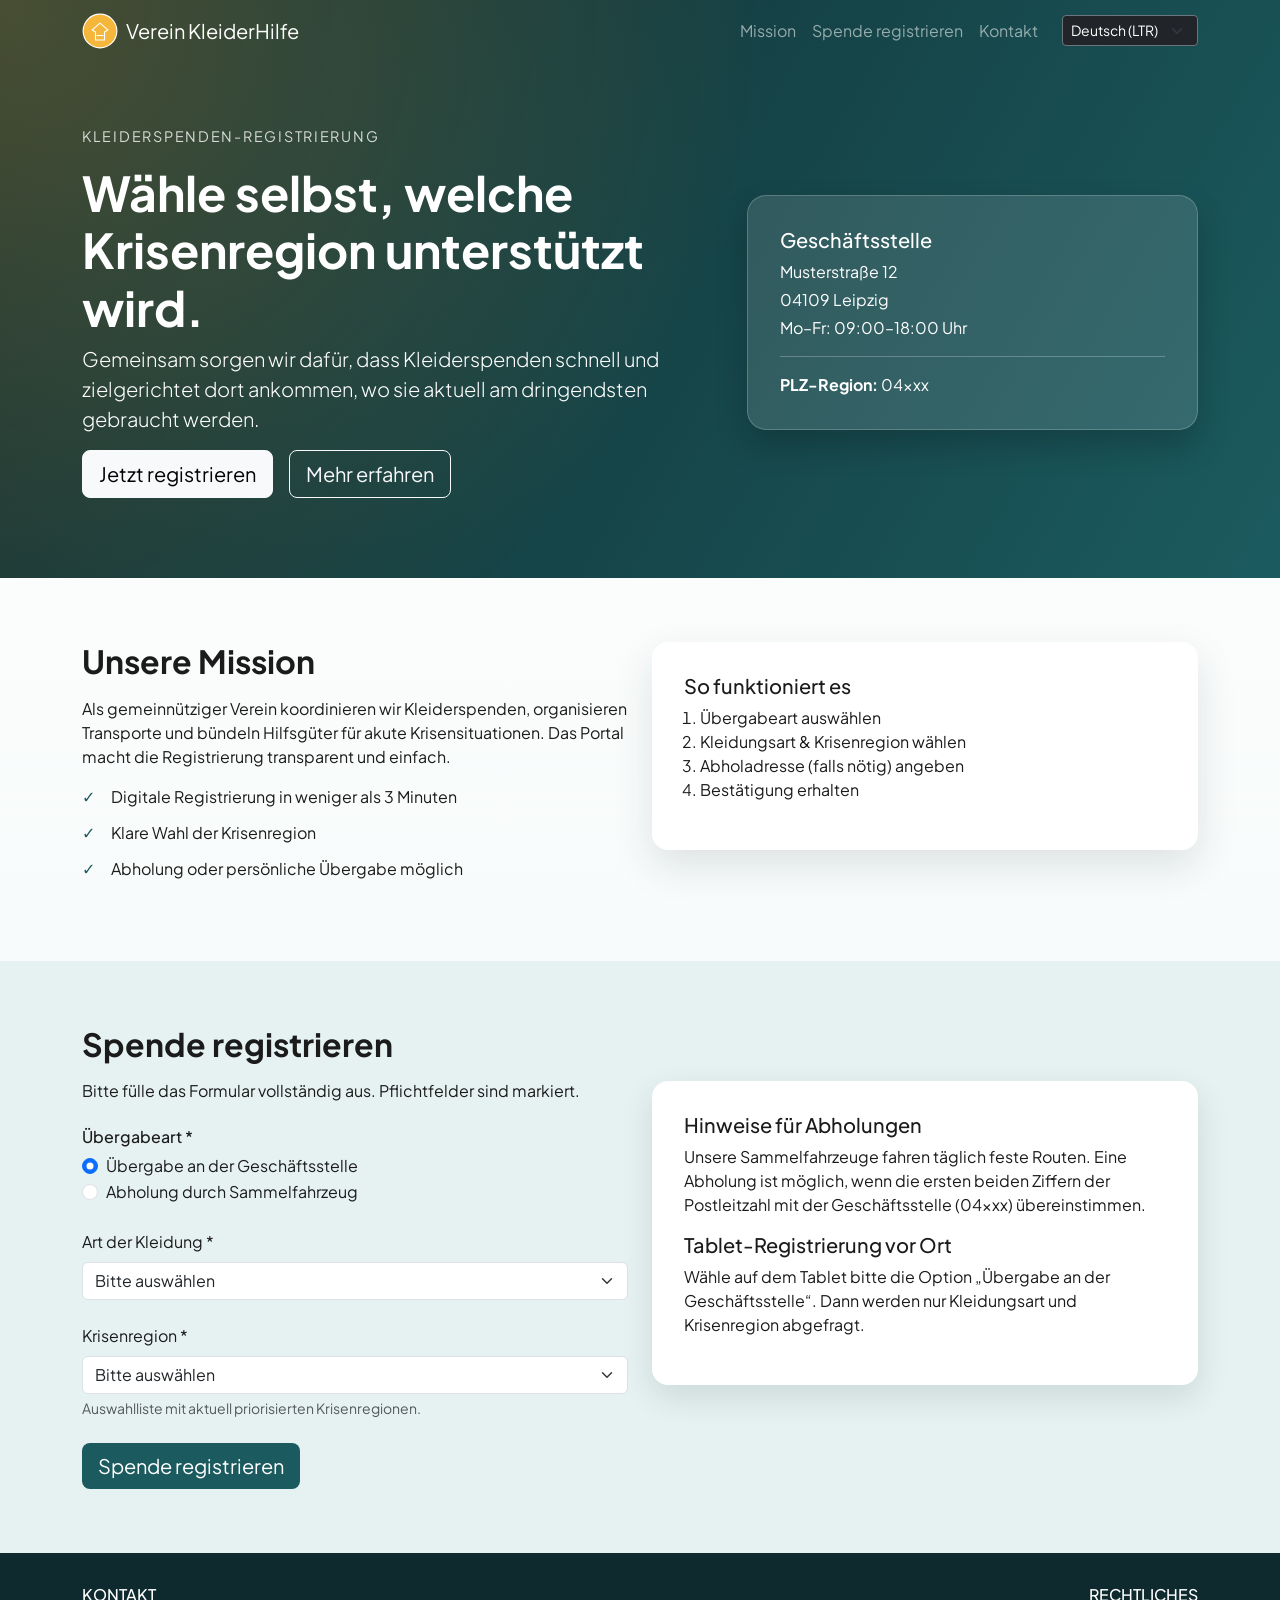
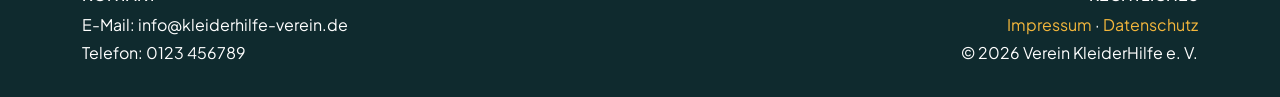
<file: index.html>
<!doctype html>
<html lang="de" dir="ltr">
  <head>
    <meta charset="utf-8" />
    <meta name="viewport" content="width=device-width, initial-scale=1" />
    <title>Kleiderspenden-Portal | Verein KleiderHilfe</title>
    <link
      href="https://cdn.jsdelivr.net/npm/bootstrap@5.3.2/dist/css/bootstrap.min.css"
      rel="stylesheet"
      integrity="sha384-T3c6CoIi6uLrA9TneNEoa7RxnatzjcDSCmG1MXxSR1GAsXEV/Dwwykc2MPK8M2HN"
      crossorigin="anonymous"
    />
    <link rel="stylesheet" href="styles.css" />
  </head>
  <body>

<!-- --- Globale Navigation & Header --- -->

    <header class="site-header">
      <nav class="navbar navbar-expand-lg navbar-dark">
        <div class="container">
          <a class="navbar-brand d-flex align-items-center gap-2" href="#top">
            <svg class="logo" viewBox="0 0 64 64" aria-hidden="true" focusable="false">
              <circle cx="32" cy="32" r="30" />
              <path d="M18 30l14-12 14 12-6 4v14H24V34z" />
              <path d="M26 40h12" />
            </svg>
            <span>Verein KleiderHilfe</span>
          </a>
          <button
            class="navbar-toggler"
            type="button"
            data-bs-toggle="collapse"
            data-bs-target="#nav"
            aria-controls="nav"
            aria-expanded="false"
            aria-label="Navigation umschalten"
          >
            <span class="navbar-toggler-icon"></span>
          </button>
          <div class="collapse navbar-collapse" id="nav">
            <ul class="navbar-nav ms-auto">
              <li class="nav-item"><a class="nav-link" href="#mission">Mission</a></li>
              <li class="nav-item"><a class="nav-link" href="#spende">Spende registrieren</a></li>
              <li class="nav-item"><a class="nav-link" href="#kontakt">Kontakt</a></li>
              <li class="nav-item ms-lg-3">
                <select id="languageSelect" class="form-select form-select-sm mt-1 bg-dark text-white border-secondary" aria-label="Sprachauswahl">
                  <option value="de">Deutsch (LTR)</option>
                  <option value="ar">Arabisch (RTL)</option>
                </select>
              </li>
            </ul>
          </div>
        </div>
      </nav>

      <section id="top" class="hero">
        <div class="container">
          <div class="row align-items-center g-4">
            <div class="col-lg-7">
              <p class="eyebrow">Kleiderspenden-Registrierung</p>
              <h1 class="display-5 fw-bold">Wähle selbst, welche Krisenregion unterstützt wird.</h1>
              <p class="lead">
                Gemeinsam sorgen wir dafür, dass Kleiderspenden schnell und zielgerichtet dort ankommen, wo sie
                aktuell am dringendsten gebraucht werden.
              </p>
              <div class="d-flex flex-wrap gap-3">
                <a class="btn btn-light btn-lg" href="#spende">Jetzt registrieren</a>
                <a class="btn btn-outline-light btn-lg" href="#mission">Mehr erfahren</a>
              </div>
            </div>
            <div class="col-lg-5">
              <div class="hero-card">
                <h2 class="h5">Geschäftsstelle</h2>
                <p class="mb-1">Musterstraße 12</p>
                <p class="mb-1">04109 Leipzig</p>
                <p class="mb-0">Mo–Fr: 09:00–18:00 Uhr</p>
                <hr />
                <p class="mb-0"><strong>PLZ-Region:</strong> 04xxx</p>
              </div>
            </div>
          </div>
        </div>
      </section>
    </header>

<!-- --- Hauptinhaltsbereich & Registrierungsformular --- -->

    <main>
      <section id="mission" class="section">
        <div class="container">
          <div class="row g-4">
            <div class="col-lg-6">
              <h2 class="section-title">Unsere Mission</h2>
              <p>
                Als gemeinnütziger Verein koordinieren wir Kleiderspenden, organisieren Transporte und bündeln
                Hilfsgüter für akute Krisensituationen. Das Portal macht die Registrierung transparent und einfach.
              </p>
              <ul class="list-unstyled mission-list">
                <li>Digitale Registrierung in weniger als 3 Minuten</li>
                <li>Klare Wahl der Krisenregion</li>
                <li>Abholung oder persönliche Übergabe möglich</li>
              </ul>
            </div>
            <div class="col-lg-6">
              <div class="info-panel">
                <h3 class="h5">So funktioniert es</h3>
                <ol class="ps-3">
                  <li>Übergabeart auswählen</li>
                  <li>Kleidungsart &amp; Krisenregion wählen</li>
                  <li>Abholadresse (falls nötig) angeben</li>
                  <li>Bestätigung erhalten</li>
                </ol>
              </div>
            </div>
          </div>
        </div>
      </section>

      <section id="spende" class="section section-alt">
        <div class="container">
          <div class="row g-4">
            <div class="col-lg-6">
              <h2 class="section-title">Spende registrieren</h2>
              <p class="mb-4">Bitte fülle das Formular vollständig aus. Pflichtfelder sind markiert.</p>
              <form id="donation-form" class="needs-validation" novalidate>
                <fieldset class="mb-4">
                  <legend class="h6">Übergabeart *</legend>
                  <div class="form-check">
                    <input
                      class="form-check-input"
                      type="radio"
                      name="handover"
                      id="handover-office"
                      value="Übergabe an der Geschäftsstelle"
                      checked
                    />
                    <label class="form-check-label" for="handover-office">
                      Übergabe an der Geschäftsstelle
                    </label>
                  </div>
                  <div class="form-check">
                    <input
                      class="form-check-input"
                      type="radio"
                      name="handover"
                      id="handover-pickup"
                      value="Abholung"
                    />
                    <label class="form-check-label" for="handover-pickup">Abholung durch Sammelfahrzeug</label>
                  </div>
                </fieldset>

                <div id="address-block" class="mb-4 d-none">
                  <h3 class="h6">Abholadresse *</h3>
                  <div class="row g-3">
                    <div class="col-12">
                      <label class="form-label" for="street">Straße und Hausnummer</label>
                      <input class="form-control" type="text" id="street" />
                      <div class="invalid-feedback">Bitte gib eine Straße und Hausnummer ein.</div>
                    </div>
                    <div class="col-md-6">
                      <label class="form-label" for="zip">Postleitzahl</label>
                      <input class="form-control" type="text" id="zip" inputmode="numeric" placeholder="z. B. 04109" />
                      <div class="invalid-feedback">Bitte gib eine gültige PLZ ein (exakt 5 Ziffern, beginnend mit 04).</div>
                    </div>
                    <div class="col-md-6">
                      <label class="form-label" for="city">Ort</label>
                      <input class="form-control" type="text" id="city" />
                      <div class="invalid-feedback">Bitte gib einen Ort ein.</div>
                    </div>
                  </div>
                  <p class="form-text mt-2">Die ersten zwei Ziffern der PLZ müssen mit 04 übereinstimmen.</p>
                </div>

                <div class="mb-4">
                  <label class="form-label" for="clothes">Art der Kleidung *</label>
                  <select id="clothes" class="form-select" required>
                    <option value="">Bitte auswählen</option>
                    <option>Winterjacken &amp; Mäntel</option>
                    <option>Schuhe &amp; Stiefel</option>
                    <option>Kinderkleidung</option>
                    <option>Decken &amp; Schlafsäcke</option>
                    <option>Alltagskleidung</option>
                  </select>
                  <div class="invalid-feedback">Bitte wähle eine Kleidungsart aus.</div>
                </div>

                <div class="mb-4">
                  <label class="form-label" for="region">Krisenregion *</label>
                  <select id="region" class="form-select" required>
                    <option value="">Bitte auswählen</option>
                    <option>Naher Osten</option>
                    <option>Osteuropa</option>
                    <option>Horn von Afrika</option>
                    <option>Südostasien</option>
                    <option>Lateinamerika</option>
                  </select>
                  <div class="invalid-feedback">Bitte wähle eine Krisenregion aus.</div>
                  <p class="form-text">Auswahlliste mit aktuell priorisierten Krisenregionen.</p>
                </div>

                <button class="btn btn-primary btn-lg" type="submit">Spende registrieren</button>
              </form>
            </div>

            <div class="col-lg-6">
              <div class="confirmation" id="confirmation" hidden>
                <h2 class="h4">Registrierung erfolgreich</h2>
                <p class="mb-4">Vielen Dank! Wir haben deine Kleiderspende mit folgenden Angaben registriert:</p>
                <dl class="row mb-4" id="confirmation-list"></dl>
                <button class="btn btn-outline-primary" id="new-entry">Neue Spende erfassen</button>
              </div>
              <div class="side-card" id="side-card">
                <h3 class="h5">Hinweise für Abholungen</h3>
                <p>
                  Unsere Sammelfahrzeuge fahren täglich feste Routen. Eine Abholung ist möglich, wenn die ersten
                  beiden Ziffern der Postleitzahl mit der Geschäftsstelle (04xxx) übereinstimmen.
                </p>
                <h3 class="h5">Tablet-Registrierung vor Ort</h3>
                <p>
                  Wähle auf dem Tablet bitte die Option „Übergabe an der Geschäftsstelle“. Dann werden nur
                  Kleidungsart und Krisenregion abgefragt.
                </p>
              </div>
            </div>
          </div>
        </div>
      </section>
    </main>

    <footer id="kontakt" class="site-footer">
      <div class="container">
        <div class="row g-4 align-items-center">
          <div class="col-md-6">
            <h2 class="h6 text-uppercase">Kontakt</h2>
            <p class="mb-1">E-Mail: info@kleiderhilfe-verein.de</p>
            <p class="mb-0">Telefon: 0123 456789</p>
          </div>
          <div class="col-md-6 text-md-end">
            <h2 class="h6 text-uppercase">Rechtliches</h2>
            <p class="mb-1"><a href="impressum.html">Impressum</a> · <a href="datenschutz.html">Datenschutz</a></p>
            <p class="mb-0">&copy; 2026 Verein KleiderHilfe e. V.</p>
          </div>
        </div>
      </div>
    </footer>

    <script src="https://cdn.jsdelivr.net/npm/bootstrap@5.3.2/dist/js/bootstrap.bundle.min.js"></script>
    <script src="app.js"></script>
  </body>
</html>
</file>
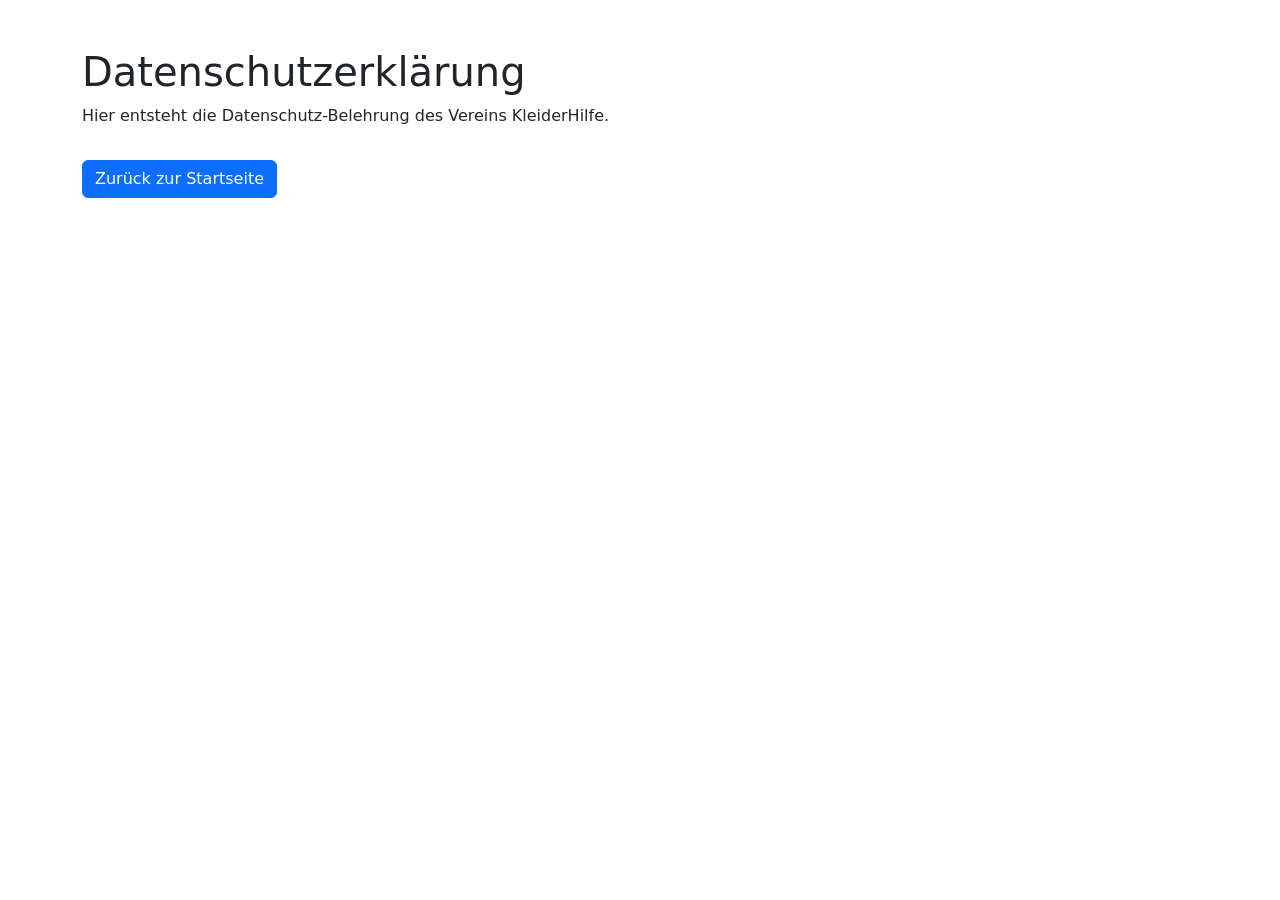
<file: datenschutz.html>
<!doctype html>
<html lang="de">
  <head>
    <meta charset="utf-8" />
    <meta name="viewport" content="width=device-width, initial-scale=1" />
    <title>Datenschutz | Verein KleiderHilfe</title>
    <link href="https://cdn.jsdelivr.net/npm/bootstrap@5.3.2/dist/css/bootstrap.min.css" rel="stylesheet" />
  </head>
  <body class="p-5">
    <div class="container">
        <h1>Datenschutzerklärung</h1>
        <p>Hier entsteht die Datenschutz-Belehrung des Vereins KleiderHilfe.</p>
        <a href="index.html" class="btn btn-primary mt-3">Zurück zur Startseite</a>
    </div>
  </body>
</html>
</file>
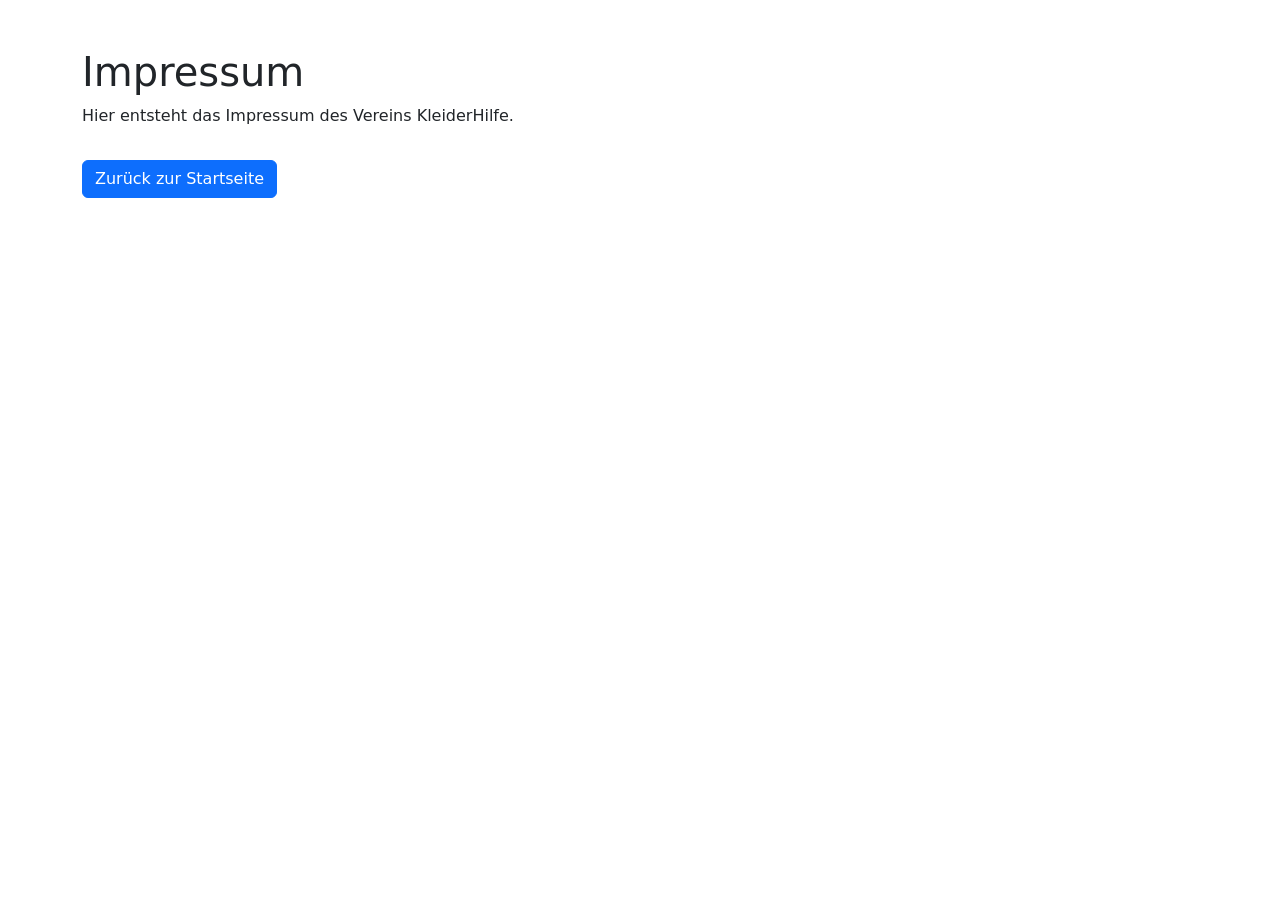
<file: impressum.html>
<!doctype html>
<html lang="de">
  <head>
    <meta charset="utf-8" />
    <meta name="viewport" content="width=device-width, initial-scale=1" />
    <title>Impressum | Verein KleiderHilfe</title>
    <link href="https://cdn.jsdelivr.net/npm/bootstrap@5.3.2/dist/css/bootstrap.min.css" rel="stylesheet" />
  </head>
  <body class="p-5">
    <div class="container">
        <h1>Impressum</h1>
        <p>Hier entsteht das Impressum des Vereins KleiderHilfe.</p>
        <a href="index.html" class="btn btn-primary mt-3">Zurück zur Startseite</a>
    </div>
  </body>
</html>
</file>
<file: styles.css>
@import url("https://fonts.googleapis.com/css2?family=Plus+Jakarta+Sans:wght@400;600;700&display=swap");

/* --- Globale Variablen (Design-Tokens) --- */

:root {
  --brand-dark: #0f2a2e;
  --brand-mid: #1b5b5f;
  --brand-light: #e6f2f1;
  --accent: #f4b73c;
  --text: #1b1b1b;
}

body {
  font-family: "Plus Jakarta Sans", "Segoe UI", system-ui, sans-serif;
  color: var(--text);
  background: linear-gradient(180deg, #ffffff 0%, #f8fbfb 60%, #ffffff 100%);
}

/* --- Layout-Komponenten & Struktur --- */

.site-header {
  background: radial-gradient(circle at top left, rgba(244, 183, 60, 0.25), transparent 55%),
    linear-gradient(120deg, var(--brand-dark), var(--brand-mid));
  color: white;
}

.navbar {
  background: transparent;
}

.logo {
  width: 36px;
  height: 36px;
  fill: var(--accent);
  stroke: white;
  stroke-width: 2;
}

.hero {
  padding: 4rem 0 5rem;
}

.hero .lead {
  max-width: 40rem;
}

.hero-card {
  background: rgba(255, 255, 255, 0.12);
  border: 1px solid rgba(255, 255, 255, 0.2);
  padding: 2rem;
  border-radius: 1.2rem;
  box-shadow: 0 16px 32px rgba(0, 0, 0, 0.2);
}

.eyebrow {
  text-transform: uppercase;
  letter-spacing: 0.12em;
  font-size: 0.9rem;
  opacity: 0.8;
}

.section {
  padding: 4rem 0;
}

.section-alt {
  background: var(--brand-light);
}

.section-title {
  font-weight: 700;
  margin-bottom: 1rem;
}

.mission-list li {
  padding-left: 1.8rem;
  position: relative;
  margin-bottom: 0.75rem;
}

.mission-list li::before {
  content: "✓";
  position: absolute;
  left: 0;
  color: var(--brand-mid);
  font-weight: bold;
}

.info-panel {
  background: white;
  padding: 2rem;
  border-radius: 1rem;
  box-shadow: 0 16px 40px rgba(15, 42, 46, 0.12);
}

.side-card {
  background: white;
  padding: 2rem;
  border-radius: 1rem;
  box-shadow: 0 12px 32px rgba(15, 42, 46, 0.12);
  margin-top: 3.5rem;
}

.confirmation {
  background: white;
  padding: 2rem;
  border-radius: 1rem;
  box-shadow: 0 16px 40px rgba(15, 42, 46, 0.16);
  margin-top: 3.5rem;
}

.btn-primary {
  background: var(--brand-mid);
  border: none;
}

.btn-primary:hover,
.btn-primary:focus {
  background: #134448;
}

.site-footer {
  background: var(--brand-dark);
  color: white;
  padding: 2rem 0;
}

.site-footer a {
  color: var(--accent);
  text-decoration: none;
}

.site-footer a:hover {
  text-decoration: underline;
}

@media (max-width: 768px) {
  .hero {
    padding: 3rem 0;
  }

  .hero-card,
  .side-card,
  .confirmation {
    margin-top: 2rem;
  }
}
</file>
